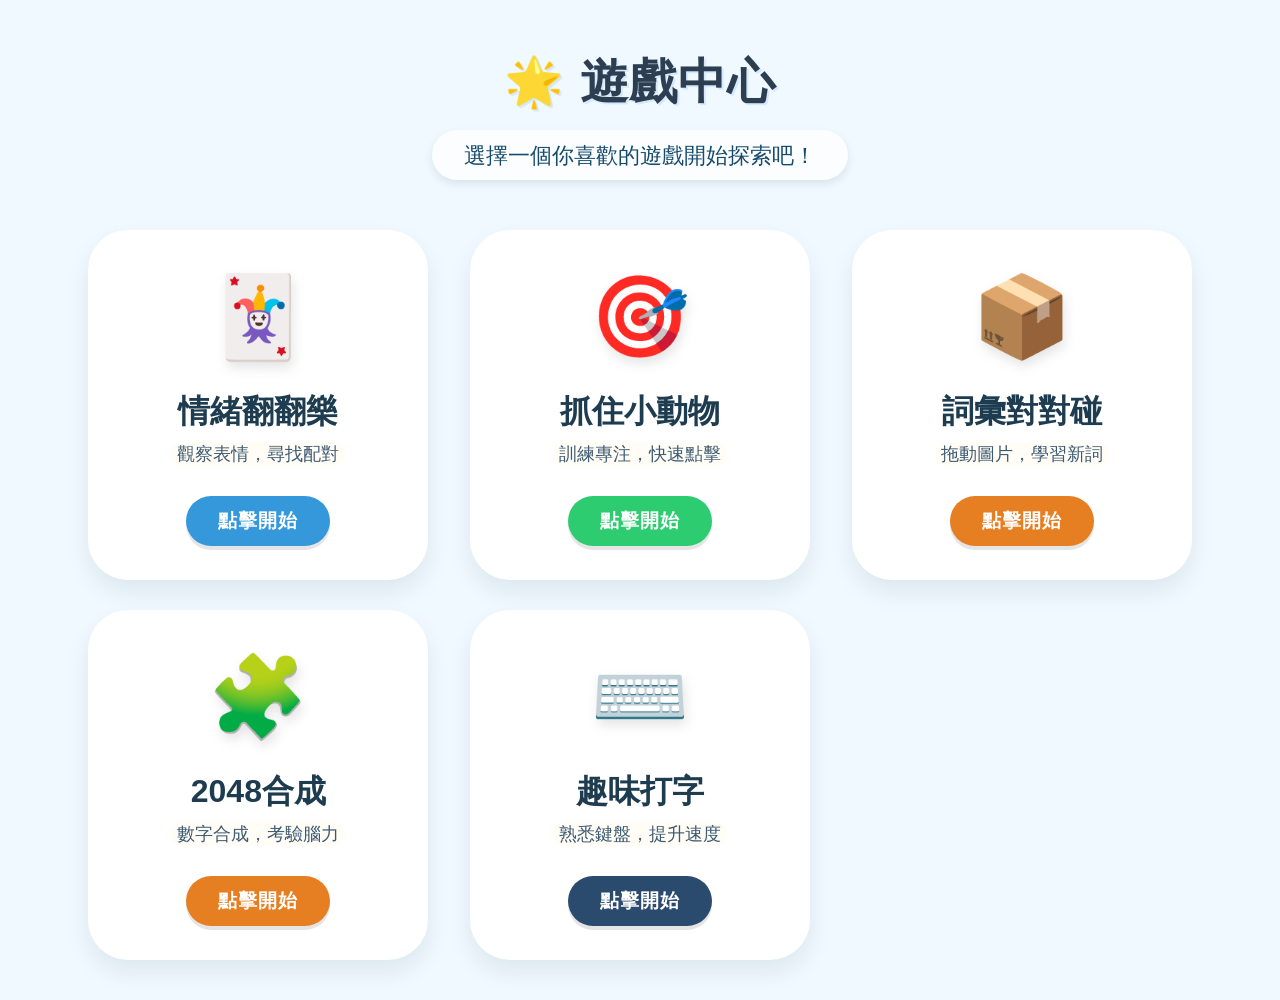
<file: index.html>
<!DOCTYPE html>
<html lang="zh-CN">
<head>
    <meta charset="UTF-8">
    <meta name="viewport" content="width=device-width, initial-scale=1.0">
    <title>特教輔助遊戲中心 · 全部置中</title>
    <link rel="stylesheet" href="style.css">
</head>
<body>

    <header>
        <h1>🌟 遊戲中心</h1>
        <p>選擇一個你喜歡的遊戲開始探索吧！</p>
    </header>

    <main class="game-container">
        <a href="game1.html" class="game-card card-blue" onmouseover="speak('情緒翻翻樂')">
            <div class="icon">🃏</div>
            <h2>情緒翻翻樂</h2>
            <p>觀察表情，尋找配對</p>
            <span class="btn">點擊開始</span>
        </a>

        <a href="game2.html" class="game-card card-green" onmouseover="speak('抓住小動物')">
            <div class="icon">🎯</div>
            <h2>抓住小動物</h2>
            <p>訓練專注，快速點擊</p>
            <span class="btn">點擊開始</span>
        </a>
        
        <br> 

        <a href="game3.html" class="game-card card-orange" onmouseover="speak('詞彙對對碰')">
            <div class="icon">📦</div>
            <h2>詞彙對對碰</h2>
            <p>拖動圖片，學習新詞</p>
            <span class="btn">點擊開始</span>
        </a>

        <a href="game4.html" class="game-card card-orange" onmouseover="speak('2048合成')">
            <div class="icon">🧩</div>  
            <h2>2048合成</h2>
            <p>數字合成，考驗腦力</p>
            <span class="btn">點擊開始</span>
        </a>

        <a href="typing_game.html" class="game-card card-purple" onmouseover="speak('趣味打字遊戲')">
            <div class="icon">⌨️</div>
            <h2>趣味打字</h2>
            <p>熟悉鍵盤，提升速度</p>
            <span class="btn">點擊開始</span>
        </a>
    </main>

    <script>
        // 語音輔助功能：當鼠標劃過或點擊時讀出遊戲名 (特教友好)
        function speak(text) {
            // 防止短時間內多次觸發導致聲音混亂
            if (window.speechSynthesis.speaking) {
                window.speechSynthesis.cancel();
            }
            const msg = new SpeechSynthesisUtterance(text);
            msg.lang = 'zh-CN';
            msg.rate = 0.8; // 語速稍慢一點，方便聽清
            msg.volume = 1;
            // 再次確保停止之前的播放
            window.speechSynthesis.cancel();
            window.speechSynthesis.speak(msg);
        }
    </script>

</body>
</html>
</file>
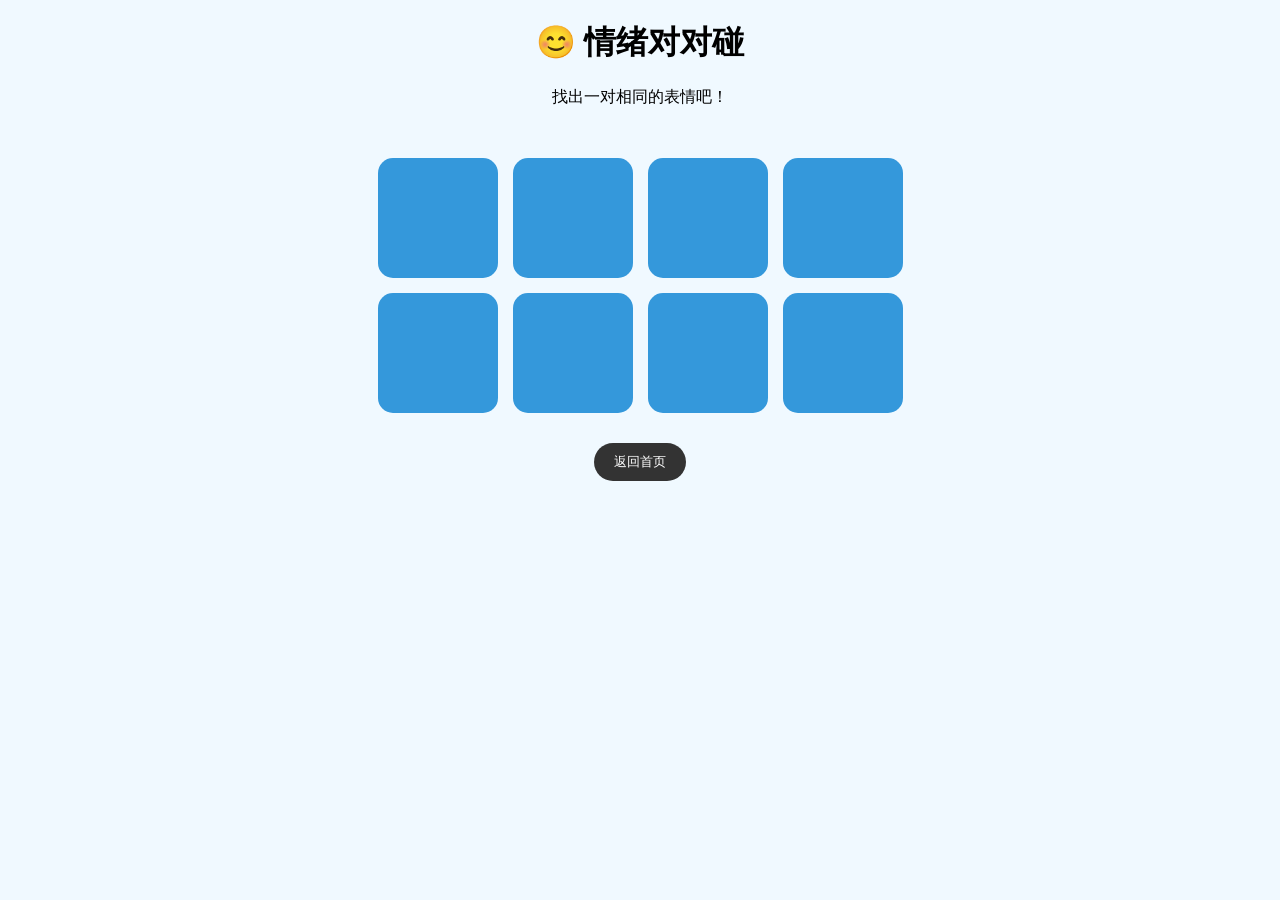
<file: game1.html>
<!DOCTYPE html>
<html lang="zh-CN">
<head>
    <meta charset="UTF-8">
    <title>情绪翻翻乐</title>
    <style>
        body { background: #f0f9ff; text-align: center; font-family: sans-serif; }
        .grid { display: grid; grid-template-columns: repeat(4, 120px); gap: 15px; justify-content: center; margin-top: 50px; }
        .card { width: 120px; height: 120px; background: #3498db; border-radius: 15px; cursor: pointer; 
                display: flex; align-items: center; justify-content: center; font-size: 50px; color: transparent; transition: 0.3s; }
        .card.flipped { background: white; color: initial; transform: rotateY(180deg); }
        .card.matched { background: #2ecc71; color: white; cursor: default; }
        .back-btn { margin-top: 30px; padding: 10px 20px; cursor: pointer; border-radius: 20px; border: none; background: #333; color: white; }
    </style>
</head>
<body>
    <h1>😊 情绪对对碰</h1>
    <p>找出一对相同的表情吧！</p>
    <div class="grid" id="grid"></div>
    <button class="back-btn" onclick="location.href='index.html'">返回首页</button>

    <script>
        const emojis = ['😊', '😊', '😢', '😢', '😡', '😡', '😮', '😮'];
        let shuffled = emojis.sort(() => 0.5 - Math.random());
        let selected = [];
        const grid = document.getElementById('grid');

        shuffled.forEach((emoji, index) => {
            const card = document.createElement('div');
            card.classList.add('card');
            card.dataset.emoji = emoji;
            card.innerHTML = emoji;
            card.onclick = () => {
                if (selected.length < 2 && !card.classList.contains('flipped')) {
                    card.classList.add('flipped');
                    selected.push(card);
                    if (selected.length === 2) {
                        if (selected[0].dataset.emoji === selected[1].dataset.emoji) {
                            selected.forEach(c => c.classList.add('matched'));
                            selected = [];
                        } else {
                            setTimeout(() => {
                                selected.forEach(c => c.classList.remove('flipped'));
                                selected = [];
                            }, 1000);
                        }
                    }
                }
            };
            grid.appendChild(card);
        });
    </script>
</body>
</html>
</file>
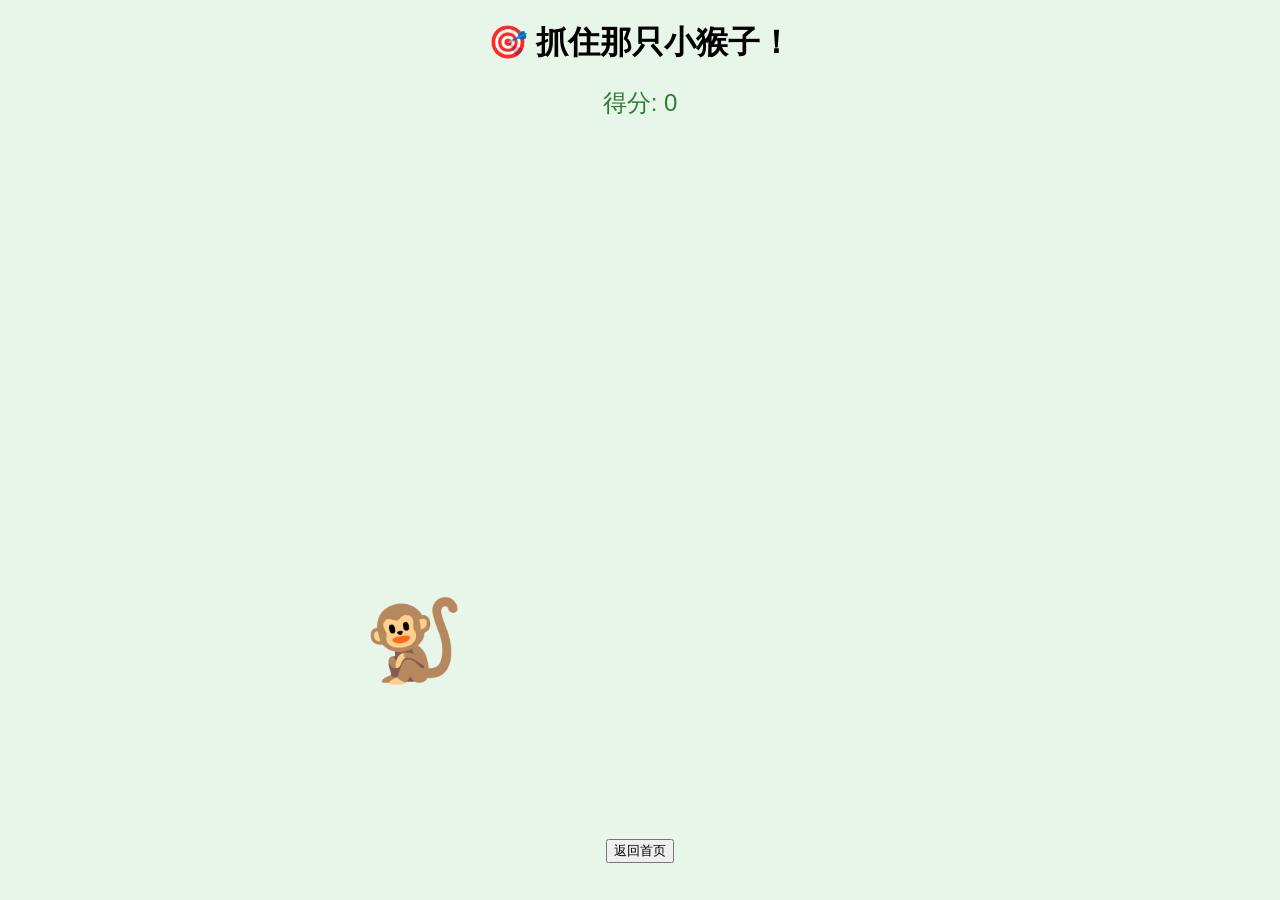
<file: game2.html>
<!DOCTYPE html>
<html lang="zh-CN">
<head>
    <meta charset="UTF-8">
    <title>抓住小动物</title>
    <style>
        body { background: #e8f5e9; overflow: hidden; text-align: center; font-family: sans-serif; }
        #game-area { width: 100vw; height: 80vh; position: relative; }
        .target { position: absolute; font-size: 80px; cursor: pointer; user-select: none; transition: transform 0.2s; }
        .target:active { transform: scale(1.5); }
        .score { font-size: 24px; color: #2e7d32; }
    </style>
</head>
<body>
    <h1>🎯 抓住那只小猴子！</h1>
    <div class="score">得分: <span id="score">0</span></div>
    <div id="game-area"></div>
    <button onclick="location.href='index.html'">返回首页</button>

    <script>
        let score = 0;
        const area = document.getElementById('game-area');
        const scoreDisplay = document.getElementById('score');

        function createTarget() {
            const target = document.createElement('div');
            target.className = 'target';
            target.innerHTML = '🐒';
            target.style.left = Math.random() * 80 + 'vw';
            target.style.top = Math.random() * 70 + 'vh';
            
            target.onclick = (e) => {
                score++;
                scoreDisplay.innerText = score;
                area.removeChild(target);
                createTarget(); // 点中后立即在别处生成
                playHappySound();
            };
            area.appendChild(target);
            
            // 自动漂移逻辑
            let posX = parseFloat(target.style.left);
            setInterval(() => {
                posX += 0.1;
                target.style.left = (posX % 90) + 'vw';
            }, 50);
        }

        function playHappySound() {
            const synth = window.speechSynthesis;
            const utter = new SpeechSynthesisUtterance("真棒！");
            utter.rate = 1.5;
            synth.speak(utter);
        }

        createTarget();
    </script>
</body>
</html>
</file>
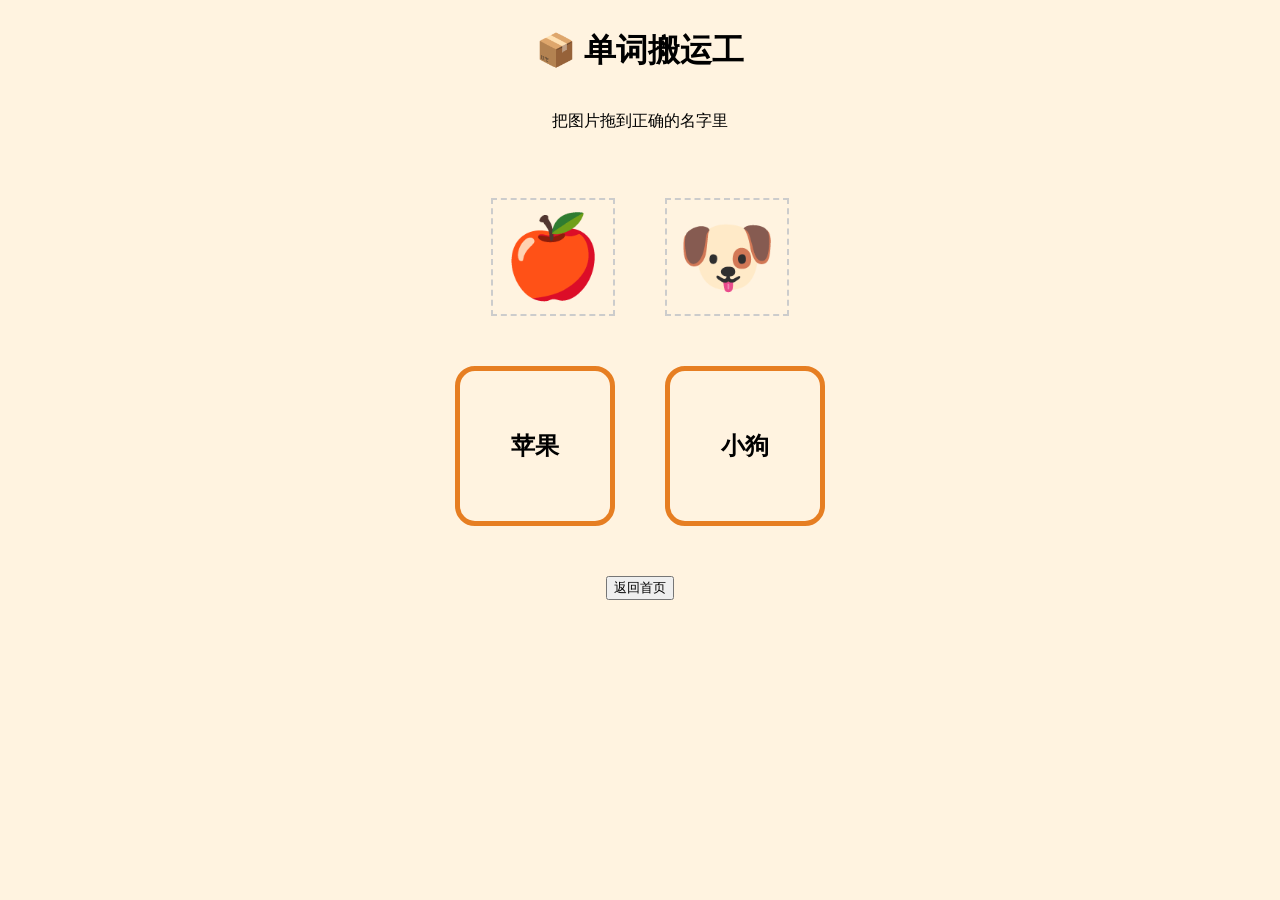
<file: game3.html>
<!DOCTYPE html>
<html lang="zh-CN">
<head>
    <meta charset="UTF-8">
    <title>词汇对对碰</title>
    <style>
        body { background: #fff3e0; display: flex; flex-direction: column; align-items: center; font-family: sans-serif; }
        .container { display: flex; gap: 50px; margin-top: 50px; }
        .item { font-size: 80px; cursor: grab; padding: 10px; border: 2px dashed #ccc; }
        .dropzone { width: 150px; height: 150px; border: 5px solid #e67e22; border-radius: 20px; 
                    display: flex; flex-direction: column; align-items: center; justify-content: center; font-size: 24px; font-weight: bold; }
        .dropzone.hover { background: #ffe0b2; }
    </style>
</head>
<body>
    <h1>📦 单词搬运工</h1>
    <p>把图片拖到正确的名字里</p>
    
    <div class="container">
        <div class="item" id="apple" draggable="true" ondragstart="drag(event)">🍎</div>
        <div class="item" id="dog" draggable="true" ondragstart="drag(event)">🐶</div>
    </div>

    <div class="container">
        <div class="dropzone" id="zone-apple" ondrop="drop(event)" ondragover="allowDrop(event)">苹果</div>
        <div class="dropzone" id="zone-dog" ondrop="drop(event)" ondragover="allowDrop(event)">小狗</div>
    </div>

    <button style="margin-top: 50px;" onclick="location.href='index.html'">返回首页</button>

    <script>
        function allowDrop(ev) { ev.preventDefault(); ev.target.classList.add('hover'); }
        function drag(ev) { ev.dataTransfer.setData("text", ev.target.id); }

        function drop(ev) {
            ev.preventDefault();
            ev.target.classList.remove('hover');
            const data = ev.dataTransfer.getData("text");
            const targetId = ev.target.id.replace('zone-', '');
            
            if (data === targetId) {
                ev.target.appendChild(document.getElementById(data));
                ev.target.style.background = "#c8e6c9";
                const msg = new SpeechSynthesisUtterance(targetId === 'apple' ? "苹果" : "小狗");
                window.speechSynthesis.speak(msg);
            } else {
                alert("再试一次吧！");
            }
        }
    </script>
</body>
</html>
</file>
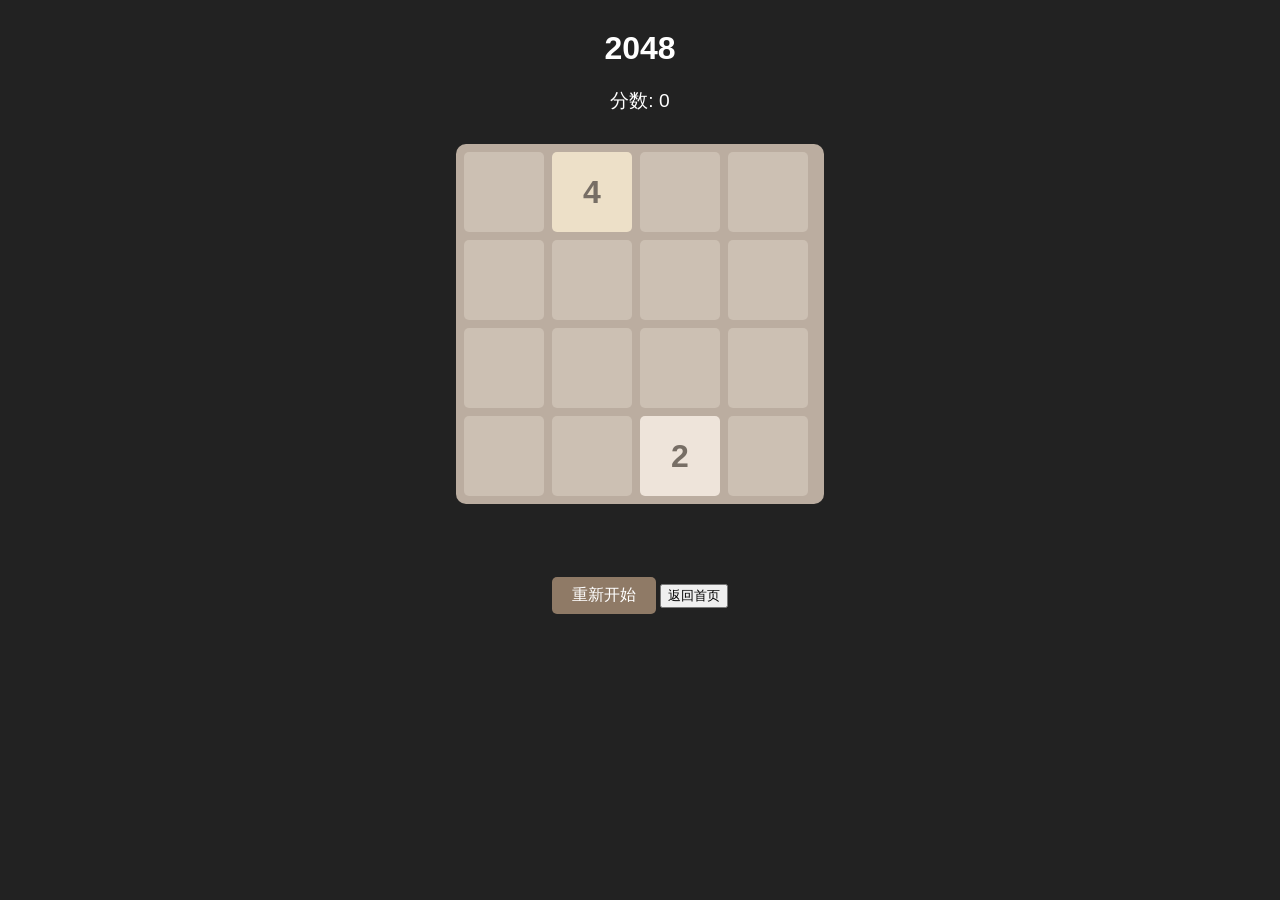
<file: game4.html>
<!DOCTYPE html>
<html>
<head>
    <meta charset="UTF-8">
    <title>2048</title>
    <meta name="viewport" content="width=device-width, initial-scale=1.0">
    <style>
        body {
            background: #222;
            color: #fff;
            font-family: Arial, sans-serif;
            text-align: center;
        }
        h1 {
            margin-top: 30px;
        }
        #grid {
            display: grid;
            grid-template-columns: repeat(4, 80px);
            grid-template-rows: repeat(4, 80px);
            gap: 8px;
            margin: 30px auto;
            width: 352px;
            background: #bbada0;
            padding: 8px;
            border-radius: 10px;
        }
        .cell {
            width: 80px;
            height: 80px;
            background: #ccc0b3;
            border-radius: 5px;
            display: flex;
            align-items: center;
            justify-content: center;
            font-size: 2em;
            font-weight: bold;
            color: #776e65;
            transition: background 0.2s;
        }
        .cell[data-value="2"]    { background: #eee4da; }
        .cell[data-value="4"]    { background: #ede0c8; }
        .cell[data-value="8"]    { background: #f2b179; color: #fff; }
        .cell[data-value="16"]   { background: #f59563; color: #fff; }
        .cell[data-value="32"]   { background: #f67c5f; color: #fff; }
        .cell[data-value="64"]   { background: #f65e3b; color: #fff; }
        .cell[data-value="128"]  { background: #edcf72; color: #fff; }
        .cell[data-value="256"]  { background: #edcc61; color: #fff; }
        .cell[data-value="512"]  { background: #edc850; color: #fff; }
        .cell[data-value="1024"] { background: #edc53f; color: #fff; }
        .cell[data-value="2048"] { background: #edc22e; color: #fff; }
        #score {
            font-size: 1.2em;
            margin-bottom: 10px;
        }
        #restart {
            margin-top: 10px;
            padding: 8px 20px;
            font-size: 1em;
            border: none;
            border-radius: 5px;
            background: #8f7a66;
            color: #fff;
            cursor: pointer;
        }
        #restart:hover {
            background: #a39489;
        }
    </style>
</head>
<body>
    <h1>2048</h1>
    <div id="score">分数: 0</div>
    <div id="grid"></div>
    <button id="restart">重新开始</button>
    <script>
        const gridSize = 4;
        let grid = [];
        let score = 0;

        function initGrid() {
            grid = [];
            for (let i = 0; i < gridSize; i++) {
                grid[i] = [];
                for (let j = 0; j < gridSize; j++) {
                    grid[i][j] = 0;
                }
            }
            score = 0;
            addRandom();
            addRandom();
            updateGrid();
            updateScore();
        }

        function addRandom() {
            let empty = [];
            for (let i = 0; i < gridSize; i++) {
                for (let j = 0; j < gridSize; j++) {
                    if (grid[i][j] === 0) empty.push([i, j]);
                }
            }
            if (empty.length === 0) return;
            let [i, j] = empty[Math.floor(Math.random() * empty.length)];
            grid[i][j] = Math.random() < 0.9 ? 2 : 4;
        }

        function updateGrid() {
            const gridDiv = document.getElementById('grid');
            gridDiv.innerHTML = '';
            for (let i = 0; i < gridSize; i++) {
                for (let j = 0; j < gridSize; j++) {
                    const cell = document.createElement('div');
                    cell.className = 'cell';
                    if (grid[i][j] !== 0) {
                        cell.textContent = grid[i][j];
                        cell.setAttribute('data-value', grid[i][j]);
                    }
                    gridDiv.appendChild(cell);
                }
            }
        }

        function updateScore() {
            document.getElementById('score').textContent = '分数: ' + score;
        }

        function move(dir) {
            let moved = false;
            let merged = Array.from({length: gridSize}, () => Array(gridSize).fill(false));
            let addScore = 0;

            function moveCell(i, j, di, dj) {
                if (grid[i][j] === 0) return false;
                let ni = i, nj = j;
                while (true) {
                    let ti = ni + di, tj = nj + dj;
                    if (ti < 0 || ti >= gridSize || tj < 0 || tj >= gridSize) break;
                    if (grid[ti][tj] === 0) {
                        grid[ti][tj] = grid[ni][nj];
                        grid[ni][nj] = 0;
                        ni = ti; nj = tj;
                        moved = true;
                    } else if (grid[ti][tj] === grid[ni][nj] && !merged[ti][tj]) {
                        grid[ti][tj] *= 2;
                        addScore += grid[ti][tj];
                        grid[ni][nj] = 0;
                        merged[ti][tj] = true;
                        moved = true;
                        break;
                    } else {
                        break;
                    }
                }
            }

            if (dir === 'left') {
                for (let i = 0; i < gridSize; i++)
                    for (let j = 1; j < gridSize; j++)
                        moveCell(i, j, 0, -1);
            } else if (dir === 'right') {
                for (let i = 0; i < gridSize; i++)
                    for (let j = gridSize - 2; j >= 0; j--)
                        moveCell(i, j, 0, 1);
            } else if (dir === 'up') {
                for (let j = 0; j < gridSize; j++)
                    for (let i = 1; i < gridSize; i++)
                        moveCell(i, j, -1, 0);
            } else if (dir === 'down') {
                for (let j = 0; j < gridSize; j++)
                    for (let i = gridSize - 2; i >= 0; i--)
                        moveCell(i, j, 1, 0);
            }

            if (moved) {
                score += addScore;
                addRandom();
                updateGrid();
                updateScore();
                if (isGameOver()) {
                    setTimeout(() => alert('游戏结束！'), 100);
                }
                if (isWin()) {
                    setTimeout(() => alert('你赢了！'), 100);
                }
            }
        }

        function isGameOver() {
            for (let i = 0; i < gridSize; i++)
                for (let j = 0; j < gridSize; j++)
                    if (grid[i][j] === 0) return false;
            for (let i = 0; i < gridSize; i++)
                for (let j = 0; j < gridSize - 1; j++)
                    if (grid[i][j] === grid[i][j + 1]) return false;
            for (let j = 0; j < gridSize; j++)
                for (let i = 0; i < gridSize - 1; i++)
                    if (grid[i][j] === grid[i + 1][j]) return false;
            return true;
        }

        function isWin() {
            for (let i = 0; i < gridSize; i++)
                for (let j = 0; j < gridSize; j++)
                    if (grid[i][j] === 2048) return true;
            return false;
        }

        document.addEventListener('keydown', function(e) {
            if (e.key === 'ArrowLeft') move('left');
            else if (e.key === 'ArrowRight') move('right');
            else if (e.key === 'ArrowUp') move('up');
            else if (e.key === 'ArrowDown') move('down');
        });

        document.getElementById('restart').onclick = initGrid;
        // 初始化
        initGrid();
    </script>
    <button style="margin-top: 50px;" onclick="location.href='index.html'">返回首页</button>
</body>
</html>
</file>
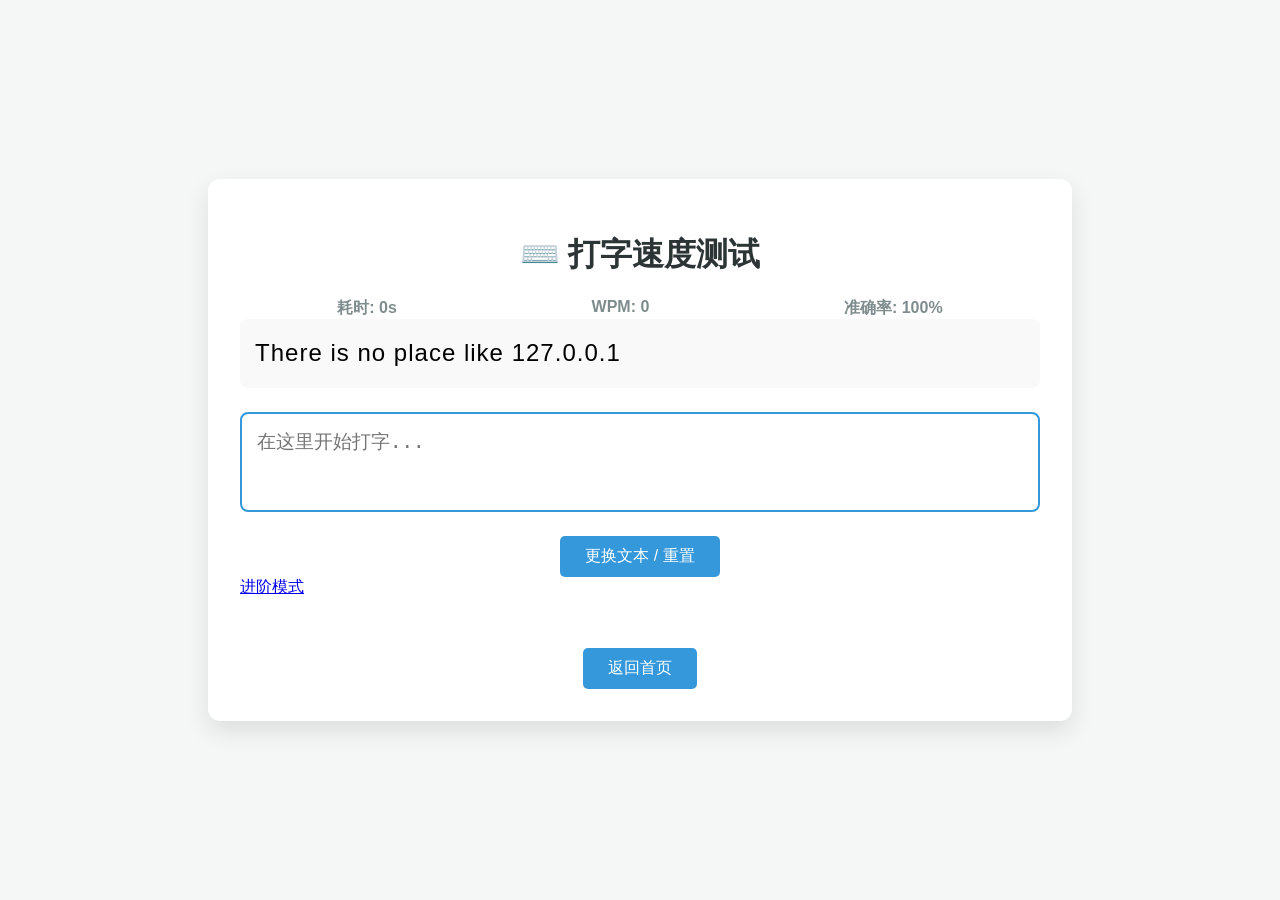
<file: typing_game.html>
<!DOCTYPE html>
<html lang="zh-CN">
<head>
    <meta charset="UTF-8">
    <meta name="viewport" content="width=device-width, initial-scale=1.0">
    <title>极简打字练习</title>
    <style>
        :root {
            --bg-color: #f4f7f6;
            --text-main: #2d3436;
            --correct: #2ecc71;
            --incorrect: #e74c3c;
            --current: #3498db;
        }

        body {
            font-family: 'Segoe UI', Tahoma, Geneva, Verdana, sans-serif;
            background-color: var(--bg-color);
            display: flex;
            flex-direction: column;
            align-items: center;
            justify-content: center;
            height: 100vh;
            margin: 0;
        }

        .container {
            width: 80%;
            max-width: 800px;
            background: white;
            padding: 2rem;
            border-radius: 12px;
            box-shadow: 0 10px 25px rgba(0,0,0,0.1);
        }

        h1 { color: var(--text-main); text-align: center; }

        #quote-display {
            font-size: 1.5rem;
            line-height: 1.6;
            margin-bottom: 1.5rem;
            letter-spacing: 1px;
            word-break: break-all;
            padding: 15px;
            background: #f9f9f9;
            border-radius: 8px;
        }

        .text-input {
            width: 100%;
            height: 100px;
            padding: 15px;
            font-size: 1.2rem;
            border: 2px solid #ddd;
            border-radius: 8px;
            outline: none;
            resize: none;
            box-sizing: border-box;
            transition: border-color 0.3s;
        }

        .text-input:focus { border-color: var(--current); }

        .stats {
            display: flex;
            justify-content: space-around;
            margin-top: 20px;
            font-weight: bold;
            color: #7f8c8d;
        }

        .correct { color: var(--correct); }
        .incorrect { color: var(--incorrect); text-decoration: underline; }
        .current { background-color: rgba(52, 152, 219, 0.2); }

        button {
            display: block;
            margin: 20px auto 0;
            padding: 10px 25px;
            background-color: var(--current);
            color: white;
            border: none;
            border-radius: 5px;
            cursor: pointer;
            font-size: 1rem;
        }

        button:hover { opacity: 0.9; }
    </style>
</head>
<body>

<div class="container">
    <h1>⌨️ 打字速度测试</h1>
    <div class="stats">
        <div>耗时: <span id="timer">0</span>s</div>
        <div>WPM: <span id="wpm">0</span></div>
        <div>准确率: <span id="accuracy">100</span>%</div>
    </div>
    
    <div id="quote-display">正在加载测试文本...</div>
    
    <textarea id="quote-input" class="text-input" autofocus placeholder="在这里开始打字..."></textarea>
    
    <button id="reset-btn">更换文本 / 重置</button>
    <a href="https://monkeytype.com/" class="button-style">进阶模式</a>
    <button style="margin-top: 50px;" onclick="location.href='index.html'">返回首页</button>

</div>

<script>
    const displayElement = document.getElementById('quote-display');
    const inputElement = document.getElementById('quote-input');
    const timerElement = document.getElementById('timer');
    const wpmElement = document.getElementById('wpm');
    const accuracyElement = document.getElementById('accuracy');
    const resetBtn = document.getElementById('reset-btn');

    let quotes = []; // 用来存放从 JSON 加载的内容
    let startTime;
    let timerInterval;

    // --- 核心修改：从 JSON 获取数据 ---
    async function loadQuotes() {
        try {
            const response = await fetch('quotes.json'); // 读取同目录下的 json
            const data = await response.json();
            quotes = data.quotes;
            renderNewQuote(); // 加载成功后显示第一条
        } catch (error) {
            displayElement.innerText = "无法加载 quotes.json，请检查文件是否存在或是否使用了本地服务器环境。";
            console.error("Error loading JSON:", error);
        }
    }

    function renderNewQuote() {
        if (quotes.length === 0) return;

        const randomIndex = Math.floor(Math.random() * quotes.length);
        const quote = quotes[randomIndex];
        
        displayElement.innerHTML = '';
        quote.split('').forEach(char => {
            const span = document.createElement('span');
            span.innerText = char;
            displayElement.appendChild(span);
        });
        
        inputElement.value = null;
        resetStats();
    }

    // --- 以下逻辑保持不变 ---

    function resetStats() {
        clearInterval(timerInterval);
        startTime = null;
        timerElement.innerText = 0;
        wpmElement.innerText = 0;
        accuracyElement.innerText = 100;
    }

    inputElement.addEventListener('input', () => {
        const arrayQuote = displayElement.querySelectorAll('span');
        const arrayValue = inputElement.value.split('');
        
        if (!startTime) {
            startTime = new Date();
            timerInterval = setInterval(updateTimer, 1000);
        }

        let correctCount = 0;
        let isComplete = (arrayValue.length === arrayQuote.length);

        arrayQuote.forEach((characterSpan, index) => {
            const character = arrayValue[index];
            if (character == null) {
                characterSpan.classList.remove('correct', 'incorrect');
                isComplete = false;
            } else if (character === characterSpan.innerText) {
                characterSpan.classList.add('correct');
                characterSpan.classList.remove('incorrect');
                correctCount++;
            } else {
                characterSpan.classList.remove('correct');
                characterSpan.classList.add('incorrect');
                isComplete = false;
            }
        });

        if (arrayValue.length > 0) {
            accuracyElement.innerText = Math.floor((correctCount / arrayValue.length) * 100);
        }

        if (isComplete && correctCount === arrayQuote.length) {
            setTimeout(renderNewQuote, 500); // 全部正确后半秒自动切换
        }
    });

    function updateTimer() {
        const time = Math.floor((new Date() - startTime) / 1000);
        timerElement.innerText = time;
        const wordCount = inputElement.value.length / 5;
        if (time > 0) {
            wpmElement.innerText = Math.round(wordCount / (time / 60));
        }
    }

    resetBtn.addEventListener('click', renderNewQuote);

    // 页面加载后启动
    loadQuotes();
</script>

</body>
</html>
</file>
<file: style.css>
/* ===== 全局重置 & 完全居中 ===== */
* {
    margin: 0;
    padding: 0;
    box-sizing: border-box;
}

body {
    /* 柔和背景，保护视力 */
    background-color: #f0f9ff;      /* 柔光浅蓝 */
    font-family: 'Microsoft YaHei', '幼圆', 'Segoe UI', sans-serif;
    color: #1e2f3f;
    /* 弹性布局，所有直接子元素水平居中 */
    display: flex;
    flex-direction: column;
    align-items: center;        /* 水平居中 */
    min-height: 100vh;
    padding: 20px 15px;
}

/* 页眉区完全居中 */
header {
    margin: 30px 0 30px 0;
    text-align: center;          /* 文字居中 */
    width: 100%;
    max-width: 900px;
}

header h1 {
    font-size: 3rem;              /* 约48px */
    color: #2c3e50;
    text-shadow: 2px 2px 0 #d4e9ff;
    letter-spacing: 1px;
    margin-bottom: 8px;
    word-break: break-word;
}

header p {
    font-size: 1.4rem;
    background: rgba(255, 255, 255, 0.7);
    backdrop-filter: blur(4px);
    display: inline-block;        /* 让背景紧贴文字 */
    padding: 0.6rem 2rem;
    border-radius: 60px;
    box-shadow: 0 4px 8px rgba(0, 40, 60, 0.1);
    color: #174b6b;
    margin-top: 8px;
}

/* ===== 游戏卡片网格 — 完全居中 ===== */
.game-container {
    display: grid;
    grid-template-columns: repeat(auto-fit, minmax(280px, 1fr));
    gap: 30px 25px;               /* 行间距与列间距 */
    width: 100%;
    max-width: 1150px;             /* 略宽，大屏也好看 */
    margin: 0 auto;                 /* 容器本身水平居中 */
    padding: 20px 15px;
    justify-items: center;          /* 让每个单元格内的卡片水平居中 (关键) */
    align-items: stretch;           /* 保证卡片高度自由拉伸 */
}

/* 卡片样式 — 内部也是flex纵向居中 */
.game-card {
    text-decoration: none;
    color: #1e2f3f;
    background: white;
    border-radius: 40px;
    padding: 35px 20px 30px 20px;
    width: 100%;                    /* 占据网格单元格全部宽度 */
    max-width: 340px;                /* 美观限制，但依然居中 */
    text-align: center;              /* 内部文字居中 */
    box-shadow: 0 12px 24px rgba(0, 30, 50, 0.08);
    transition: transform 0.25s ease, box-shadow 0.3s, border-color 0.2s;
    border: 4px solid transparent;   /* 预留边框位，防止悬停抖动 */
    display: flex;
    flex-direction: column;
    align-items: center;              /* 水平居中所有内部块 */
    justify-content: center;           /* 垂直方向也居中（内容少时） */
}

.game-card:hover {
    transform: translateY(-8px);
    box-shadow: 0 20px 30px rgba(27, 60, 87, 0.15);
}

/* 不同卡片悬停边框颜色 — 与按钮色呼应 */
.card-blue:hover {
    border-color: #3498db;
}
.card-green:hover {
    border-color: #2ecc71;
}
.card-orange:hover {
    border-color: #e67e22;
}

/* 图标 */
.game-card .icon {
    font-size: 5rem;               /* 80px */
    line-height: 1.2;
    margin-bottom: 15px;
    filter: drop-shadow(2px 6px 6px rgba(0,0,0,0.1));
}

/* 游戏标题 */
.game-card h2 {
    font-size: 2rem;
    font-weight: 600;
    margin: 10px 0 8px 0;
    color: #1e3c4f;
}

/* 描述文字 */
.game-card p {
    font-size: 1.1rem;
    color: #3d5a73;
    margin-bottom: 25px;
    padding: 0 6px;
    background: rgba(255, 247, 220, 0.3);
    border-radius: 30px;
}

/* 按钮 — 风格鲜明，且与卡片边框色系一致 */
.btn {
    display: inline-block;
    padding: 12px 32px;
    background: #2b4b6e;
    color: white;
    font-weight: bold;
    font-size: 1.2rem;
    border-radius: 60px;
    text-decoration: none;
    box-shadow: 0 4px 0 rgba(0,0,0,0.1);
    transition: background 0.2s, transform 0.1s;
    border: none;
    cursor: pointer;
    margin-top: 5px;
    letter-spacing: 1px;
}

.btn:hover {
    transform: scale(1.02);
    filter: brightness(1.1);
}

/* 分别设定按钮颜色 (与卡片悬停色对应) */
.card-blue .btn {
    background: #3498db;
}
.card-green .btn {
    background: #2ecc71;
}
.card-orange .btn {
    background: #e67e22;
}

/* 确保链接访问后的颜色不变 */
.game-card:visited,
.game-card:link {
    color: inherit;
}

/* 小调整：适配移动端，标题缩小一点 */
@media (max-width: 600px) {
    header h1 {
        font-size: 2.4rem;
    }
    header p {
        font-size: 1.2rem;
    }
    .game-card {
        padding: 25px 15px;
    }
    .game-card .icon {
        font-size: 4rem;
    }
    .game-card h2 {
        font-size: 1.8rem;
    }
}

/* 让第二行单独的 <br> 不破坏网格 (原html中在第二个卡片后有个<br>，用css屏蔽) */
.game-container br {
    display: none;   /* 避免多余的换行影响grid布局 */
}
</file>
